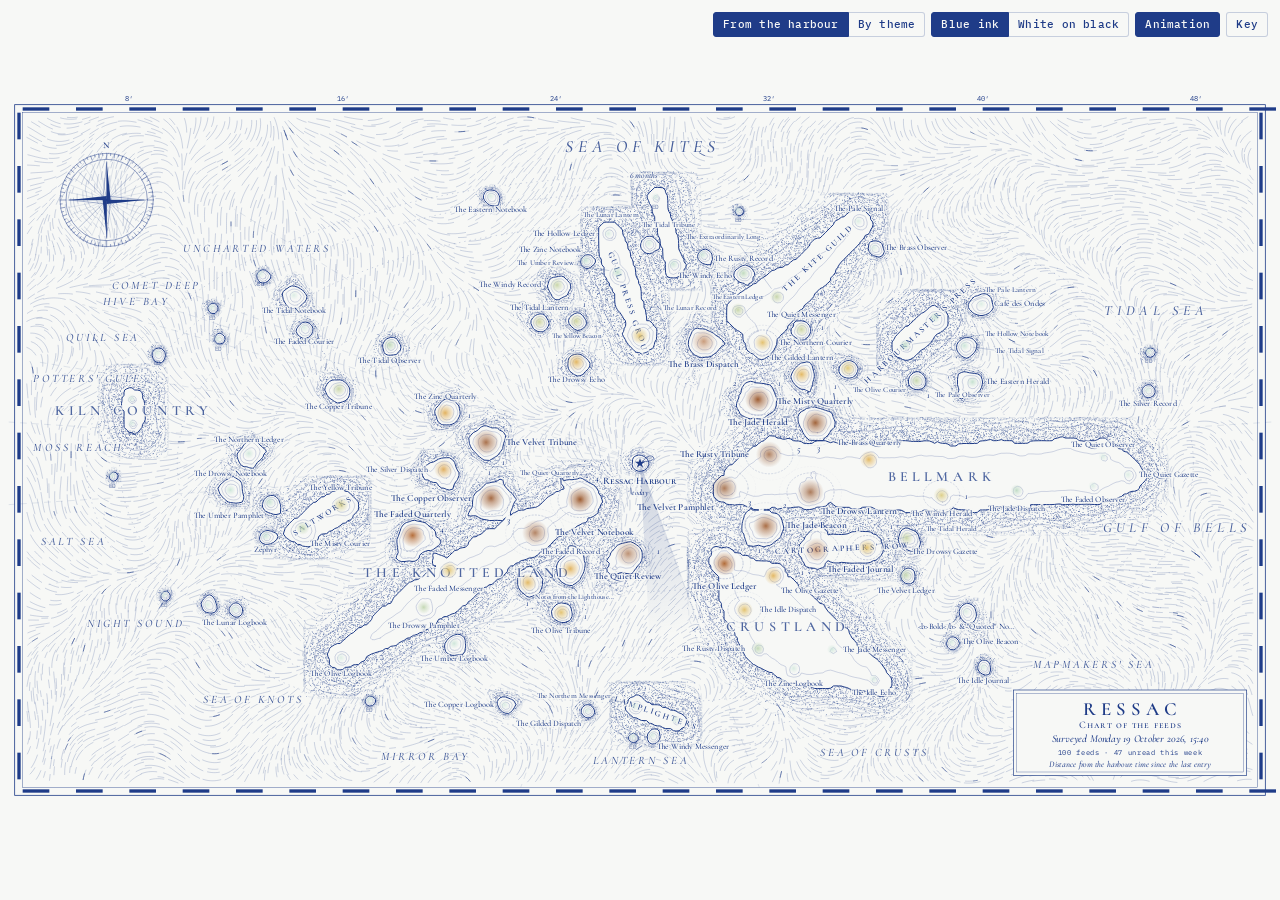
<file: apps/macos/ChartTests/preview.html>
<!doctype html>
<html lang="en">
<!-- The chart page on the test fixture, for checking by eye (not bundled). Serve the repository and open
     /apps/macos/ChartTests/preview.html?view=themes&ink=nuit&animate=0, or &empty=1 for a sea with no feed.
     &survey=1 adds a stub app: Survey mode shows, and each edit is answered after 300 ms as done (nothing is
     written: the chart is surveyed again unchanged); with &refuse=1 each edit is refused as stale instead. -->
<head>
<meta charset="utf-8">
<meta name="viewport" content="width=device-width, initial-scale=1">
<title>Sea Chart preview</title>
<link rel="stylesheet" href="../Ressac/Resources/Chart/chart.css">
<script src="../Ressac/Resources/Chart/d3.min.js"></script>
<script src="../Ressac/Resources/Chart/chart-core.js"></script>
<script src="../Ressac/Resources/Chart/chart-survey.js"></script>
<script src="../Ressac/Resources/Chart/chart-draw.js"></script>
</head>
<body>
<script>
  "use strict";
  const q = new URLSearchParams(location.search);
  // the label the core gives each edit (« Names decided here »)
  const labelOf = e => ({
    join: () => `Join ${e.land.name}`, leave: () => `Leave ${e.land.name}`, found: () => `New Land ${e.name}`,
    rename_land: () => `Rename ${e.name}`, delete_land: () => `Delete ${e.land.name}`, make_continent: () => `Make Continent ${e.name}`,
    set_sea: () => `Move to ${e.to ? e.to.sea : "UNCHARTED WATERS"}`, new_sea: () => `New Sea ${e.name}`, rename_sea: () => `Rename ${e.name}`,
    order_seas: () => "Reorder Seas", delete_sea: () => `Delete ${e.sea.sea}`, patch: () => e.label,
  }[e.op] || (() => e.op))();
  function stubApp(data) {
    let surveys = 0;
    const survey = () => {
      surveys += 1;
      Chart.update(JSON.stringify({...data, surveyed_at: new Date(Date.parse(data.surveyed_at) + surveys * 60000).toISOString()}));
    };
    window.webkit = {messageHandlers: {ressac: {postMessage(m) {
      if (m.type === "survey") setTimeout(survey, 50);
      if (m.type !== "edit") return;
      const edit = JSON.parse(m.edit), label = labelOf(edit);
      setTimeout(() => {
        // a done result's undo is a patch; one placeholder change, since an empty patch is no step to undo
        Chart.edited(JSON.stringify(q.has("refuse")
          ? {seq: m.seq, ok: false, refused: true, error: ChartCore.EDIT_TEXT.changed}
          : {seq: m.seq, ok: true, done: {event: "chart_edit", label, undo: {op: "patch", label, changes: [{kind: "preview"}]}}}));
        setTimeout(survey, 50); // the apps survey after every edit
      }, 300);
    }}}};
  }
  fetch("fixture.json").then(r => r.json()).then(data => {
    if (q.has("empty")) Object.assign(data, {feeds: [], territories: [], totals: {feeds: 0, unread_week: 0}});
    if (q.has("survey")) stubApp(data);
    Chart.load(JSON.stringify(data), {view: q.get("view") || "harbour", ink: q.get("ink") || "bleu", animate: q.get("animate") !== "0"});
  });
</script>
</body>
</html>
</file>
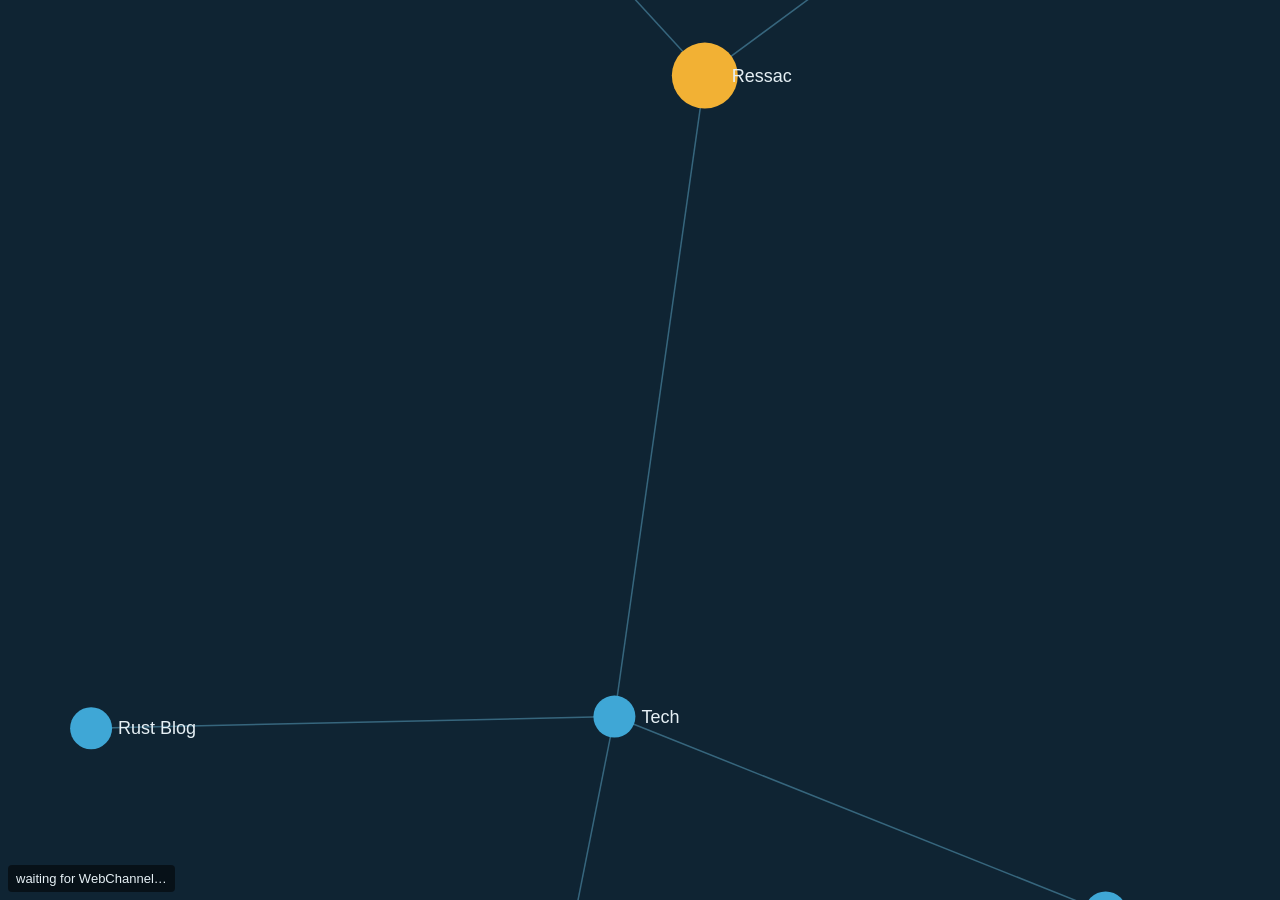
<file: docs/specs/linux/qt-spike/web/graph.html>
<!doctype html>
<html><head><meta charset="utf-8"><title>graph</title>
<script src="qrc:///qtwebchannel/qwebchannel.js"></script>
<style>
 body{margin:0;font:13px sans-serif;background:#0f2433;color:#e6f0f5}
 #log{position:absolute;left:8px;bottom:8px;background:#0008;padding:6px 8px;border-radius:4px;white-space:pre}
 circle{cursor:pointer} text{fill:#e6f0f5;font-size:12px;pointer-events:none}
 line{stroke:#5fa8c8;stroke-opacity:.5}
</style></head>
<body><svg id="svg" viewBox="0 0 800 600" preserveAspectRatio="xMidYMid meet" style="position:absolute;inset:0;width:100%;height:100%"></svg><div id="log">waiting for WebChannel…</div>
<script>
const names=["Tech","LWN.net","KDE Planet","Rust Blog","Le Monde","Fedora Magazine","Ressac"];
const links=[[6,0],[0,1],[0,2],[0,3],[6,4],[6,5]];
/* fixed viewBox: innerWidth is unreliable while the page is pushed */ const W=800,H=600; const nodes=names.map((n,i)=>({n,x:W/2+Math.cos(i)*150,y:H/2+Math.sin(i)*150,vx:0,vy:0}));
// tiny d3-force-like relaxation
for(let it=0;it<300;it++){
  for(const a of nodes)for(const b of nodes){if(a===b)continue;const dx=a.x-b.x,dy=a.y-b.y,d2=dx*dx+dy*dy+.01;a.vx+=dx/d2*800;a.vy+=dy/d2*800;}
  for(const [s,t] of links){const a=nodes[s],b=nodes[t],dx=b.x-a.x,dy=b.y-a.y,d=Math.hypot(dx,dy),k=(d-120)*.02;a.vx+=dx/d*k;a.vy+=dy/d*k;b.vx-=dx/d*k;b.vy-=dy/d*k;}
  for(const a of nodes){a.vx+=(W/2-a.x)*.005;a.vy+=(H/2-a.y)*.005;a.x+=a.vx*.5;a.y+=a.vy*.5;a.vx*=.6;a.vy*=.6;}
}
const svg=document.getElementById('svg'),NS='http://www.w3.org/2000/svg';
for(const [s,t] of links){const l=document.createElementNS(NS,'line');l.setAttribute('x1',nodes[s].x);l.setAttribute('y1',nodes[s].y);l.setAttribute('x2',nodes[t].x);l.setAttribute('y2',nodes[t].y);svg.appendChild(l);}
nodes.forEach((d,i)=>{const c=document.createElementNS(NS,'circle');c.setAttribute('cx',d.x);c.setAttribute('cy',d.y);c.setAttribute('r',i==6?22:14);c.setAttribute('fill',i==6?'#f2b134':'#3fa7d6');c.id='n'+i;c.onclick=()=>clicked(d.n);svg.appendChild(c);
 const tx=document.createElementNS(NS,'text');tx.setAttribute('x',d.x+18);tx.setAttribute('y',d.y+4);tx.textContent=d.n;svg.appendChild(tx);});
const log=m=>{document.getElementById('log').textContent+= "\n"+m; console.log(m);};
let backend=null, qmlBridge=null;
new QWebChannel(qt.webChannelTransport, ch => {
  backend=ch.objects.backend; qmlBridge=ch.objects.qmlBridge;
  log("WebChannel up: objects="+Object.keys(ch.objects).join(","));
  if (qmlBridge) qmlBridge.hello("graph.html", r=>log("qmlBridge.hello -> "+r));
  if (backend) backend.statusChanged.connect(()=>log("backend.status changed -> "+backend.status));
});
function clicked(name){
  document.querySelectorAll('circle').forEach(c=>c.setAttribute('stroke',''));
  const i=names.indexOf(name); if(i>=0){const c=document.getElementById('n'+i);c.setAttribute('stroke','#fff');c.setAttribute('stroke-width','4');}
  if(backend) backend.nodeClicked(name, r=>log("Rust nodeClicked returned: "+r)); else log("no backend on channel");
}
function simulateClick(name){ clicked(name); }
</script></body></html>
</file>
<file: apps/macos/Ressac/Resources/Chart/chart.css>
/* The sea chart page: the chart fills the window, a slim toolbar floats top right, the key and the popover
   open over the chart. Colours follow the chart's ink (set by chart-draw.js on the root element).

   Fonts (SIL Open Font License 1.1, licences beside them), fetched once from google/fonts at commit
   47d54ca1ebb14fd864695f1d39dc734f39017c33: Cormorant Garamond (variable, instanced at the weights below and
   subset to Latin and Latin Extended-A), Cormorant SC (subset likewise), IBM Plex Mono (unmodified, only
   compressed: "Plex" is a reserved font name). */
@font-face { font-family: "Cormorant Garamond"; font-style: normal; font-weight: 500; font-display: block; src: url("fonts/CormorantGaramond-Medium.woff2") format("woff2"); }
@font-face { font-family: "Cormorant Garamond"; font-style: normal; font-weight: 600; font-display: block; src: url("fonts/CormorantGaramond-SemiBold.woff2") format("woff2"); }
@font-face { font-family: "Cormorant Garamond"; font-style: italic; font-weight: 400; font-display: block; src: url("fonts/CormorantGaramond-Italic.woff2") format("woff2"); }
@font-face { font-family: "Cormorant Garamond"; font-style: italic; font-weight: 500; font-display: block; src: url("fonts/CormorantGaramond-MediumItalic.woff2") format("woff2"); }
@font-face { font-family: "Cormorant SC"; font-style: normal; font-weight: 500; font-display: block; src: url("fonts/CormorantSC-Medium.woff2") format("woff2"); }
@font-face { font-family: "Cormorant SC"; font-style: normal; font-weight: 600; font-display: block; src: url("fonts/CormorantSC-SemiBold.woff2") format("woff2"); }
@font-face { font-family: "IBM Plex Mono"; font-style: normal; font-weight: 400; font-display: block; src: url("fonts/IBMPlexMono-Regular.woff2") format("woff2"); }
@font-face { font-family: "IBM Plex Mono"; font-style: normal; font-weight: 500; font-display: block; src: url("fonts/IBMPlexMono-Medium.woff2") format("woff2"); }

:root {
  --paper: #f7f8f6; --ink: #1f3c88; --label: #1f3c88;
  --muted: color-mix(in srgb, var(--label) 72%, var(--paper));
  --rule: color-mix(in srgb, var(--ink) 22%, transparent);
  --shadow: color-mix(in srgb, var(--ink) 18%, transparent);
  --display: "Cormorant SC", "Cormorant Garamond", Garamond, serif;
  --body: "Cormorant Garamond", Garamond, serif;
  --mono: "IBM Plex Mono", Menlo, monospace;
  color-scheme: light;
}
:root[data-ink="nuit"] { color-scheme: dark; }

html, body { margin: 0; height: 100%; overflow: hidden; }
body { background: var(--paper); color: var(--label); font-family: var(--body); font-weight: 500; -webkit-font-smoothing: antialiased; }
[hidden] { display: none !important; }

.plate { position: fixed; inset: 0; background: var(--paper); }
.plate canvas { position: absolute; inset: 0; width: 100%; height: 100%; display: block; }

/* ---------- toolbar ---------- */
.bar {
  position: fixed; top: 12px; right: 12px; z-index: 4; max-width: calc(100% - 24px);
  display: flex; flex-wrap: wrap; justify-content: flex-end; gap: 6px;
  transition: opacity .6s ease;
}
body.idle .bar:not(:hover):not(:has(:focus-visible)) { opacity: 0; } /* a mouse click leaves focus behind; only keyboard focus keeps it */
.bar .group { display: flex; }
.bar button {
  font: 500 11px/1 var(--mono); letter-spacing: .02em; color: var(--label);
  background: color-mix(in srgb, var(--paper) 94%, transparent); border: 1px solid var(--rule);
  padding: 6px 9px; margin: 0; cursor: pointer; border-radius: 0;
}
.bar .group button + button { border-left: 0; }
.bar .group button:first-child, .bar > button { border-top-left-radius: 3px; border-bottom-left-radius: 3px; }
.bar .group button:last-child, .bar > button { border-top-right-radius: 3px; border-bottom-right-radius: 3px; }
.bar button:hover:not(:disabled) { border-color: var(--ink); }
.bar button:disabled { opacity: .45; cursor: default; }
.bar button[aria-pressed="true"], .bar button[aria-expanded="true"] { background: var(--ink); border-color: var(--ink); color: var(--paper); }
button:focus-visible, a:focus-visible { outline: 2px solid var(--ink); outline-offset: 2px; }

/* ---------- key ---------- */
.key {
  position: fixed; top: 48px; right: 12px; z-index: 4; width: min(340px, calc(100% - 24px)); max-height: calc(100% - 60px); overflow: auto;
  box-sizing: border-box; padding: 10px 14px 12px; background: var(--paper); color: var(--label);
  border: 1px solid var(--ink); box-shadow: 4px 4px 0 var(--shadow);
}
.key h2 { font: 600 19px/1.1 var(--display); letter-spacing: .04em; margin: 0 0 8px; }
.key ul { list-style: none; margin: 0; padding: 0; display: grid; gap: 9px; }
.key li { display: grid; grid-template-columns: 44px 1fr; gap: 12px; align-items: center; min-width: 0; }
.key canvas { width: 44px; height: 30px; }
.key strong { font: 600 16px/1.1 var(--display); display: block; }
.key small { font-size: 14px; line-height: 1.25; color: var(--muted); display: block; }

/* ---------- hover ---------- */
/* chart-draw.js places it (tooltipPosition); max-content keeps its width the same wherever it sits, so it is not
   squeezed to a word per line near the right edge */
.tip {
  position: fixed; z-index: 2; pointer-events: none; box-sizing: border-box; width: max-content; max-width: min(260px, calc(100% - 16px));
  font: 500 16px/1.25 var(--body); background: color-mix(in srgb, var(--paper) 94%, transparent); color: var(--label);
  border: 1px solid var(--ink); padding: 6px 9px;
}
.tip b { font: 600 17px/1.15 var(--display); display: block; overflow-wrap: anywhere; }
.tip span { font: 400 11px/1.4 var(--mono); letter-spacing: .04em; }

/* ---------- popover ---------- */
.pop {
  position: fixed; z-index: 3; box-sizing: border-box; width: min(380px, calc(100% - 24px)); max-height: calc(100% - 24px); overflow: auto;
  background: var(--paper); color: var(--label); border: 1px solid var(--ink); box-shadow: 4px 4px 0 var(--shadow);
  padding: 12px 14px 10px; font-family: var(--body);
}
.pop-head { display: flex; gap: 10px; align-items: start; justify-content: space-between; }
.pop h3 { margin: 0; font: 600 21px/1.1 var(--display); }
.pop-title { font: inherit; color: inherit; background: none; border: 0; padding: 0; text-align: left; cursor: pointer; overflow-wrap: anywhere; }
.pop-title:hover { text-decoration: underline; text-underline-offset: 3px; }
.pop-close { border: 0; background: none; color: var(--label); font: 500 22px/1 var(--body); padding: 0 2px; cursor: pointer; }
.pop ol { list-style: none; margin: 8px 0 0; padding: 0; display: grid; gap: 7px; }
.pop li { display: grid; grid-template-columns: 86px 1fr; gap: 10px; align-items: baseline; font-size: 16px; line-height: 1.25; min-width: 0; }
.pop li time { font: 400 11px/1.25 var(--mono); color: var(--muted); font-variant-numeric: tabular-nums; }
.pop li a { color: var(--ink); text-decoration: none; overflow-wrap: anywhere; }
.pop li a:hover, .pop li a:focus-visible { text-decoration: underline; }
.pop li.unread a, .pop li.unread span { font-weight: 600; }
.pop li.unread time::before { content: "\25CF  "; color: var(--ink); }
.pop-meta { margin: 10px 0 0; padding-top: 8px; border-top: 1px solid var(--rule); font: 400 11px/1.45 var(--mono); letter-spacing: .03em; color: var(--muted); overflow-wrap: anywhere; }
.pop-foot { margin: 9px 0 0; font: italic 400 14px/1.3 var(--body); color: var(--muted); }

/* ---------- Survey mode: the quill, the drawer with the Cartographer's Log, the name forms ---------- */
/* the quill (chart-draw.js quillCursor sets --quill, at the screen's density for Qt WebEngine); hovering an island or a
   name sets the plate's own cursor */
body.survey .plate { cursor: var(--quill, crosshair); }
body.log-open .plate { right: 332px; } /* fit() keeps the chart 12 px clear of the drawer (DRAWER + DRAWER_GAP): keep them equal */
body.log-open .bar, body.log-open .key { right: 332px; }

.drawer {
  position: fixed; top: 0; right: 0; bottom: 0; z-index: 5; width: 320px; max-width: 100%; box-sizing: border-box; overflow: auto;
  background: var(--paper); color: var(--label); border-left: 1px solid var(--ink); box-shadow: -4px 0 0 var(--shadow);
  padding: 14px 16px 18px; font-family: var(--body);
}
.log h2 { font: 600 22px/1.1 var(--display); letter-spacing: .04em; margin: 0 0 10px; }
.log h3 { font: 600 16px/1.1 var(--display); letter-spacing: .06em; margin: 16px 0 6px; padding-top: 10px; border-top: 1px solid var(--rule); }
/* "Lands · 12" and "Seas · 9": a disclosure button in the log's heading face, one size down from its title */
.log .log-disclosure {
  display: flex; align-items: baseline; gap: 6px; width: 100%; margin: 0; padding: 2px 0; text-align: left;
  font: 600 19px/1.1 var(--display); letter-spacing: .04em; color: var(--label); background: none; border: 0; border-radius: 2px; cursor: pointer;
}
.log .log-disclosure:hover:not(:disabled) { border-color: transparent; text-decoration: underline; text-decoration-thickness: 1px; text-underline-offset: 3px; }
.log-disclosure-mark { flex: none; width: 1em; font: 400 14px/1 var(--mono); color: var(--ink); text-align: center; }
.log-section-body { position: relative; }
.log .log-island-title { font-size: 19px; letter-spacing: .02em; margin: 8px 0 6px; padding: 0; border: 0; overflow-wrap: anywhere; }
.log-field { display: grid; grid-template-columns: 50px 1fr; gap: 8px; align-items: center; margin: 5px 0; font: 400 11px/1.3 var(--mono); letter-spacing: .02em; }
.log select, .name-form input {
  min-width: 0; width: 100%; box-sizing: border-box; font: 500 15px/1.2 var(--body); color: var(--label);
  background: var(--paper); border: 1px solid var(--rule); border-radius: 2px; padding: 3px 5px;
}
.log button, .rename button {
  font: 500 11px/1 var(--mono); letter-spacing: .02em; color: var(--label); background: var(--paper);
  border: 1px solid var(--rule); border-radius: 3px; padding: 5px 8px; cursor: pointer;
}
.log button:hover:not(:disabled), .rename button:hover:not(:disabled) { border-color: var(--ink); }
.log button:disabled, .log select:disabled, .rename button:disabled { opacity: .45; cursor: default; }
.log select:focus-visible, .name-form input:focus-visible, .log-sea:focus-visible { outline: 2px solid var(--ink); outline-offset: 1px; }
.log-island-actions { display: flex; flex-wrap: wrap; gap: 6px; margin-top: 8px; }
.log-list { list-style: none; margin: 0; padding: 0; }
.log-land, .log-sea { display: grid; grid-template-columns: 1fr auto; gap: 3px 8px; align-items: baseline; padding: 5px 2px; border-bottom: 1px dotted var(--rule); }
.log-list > li:last-child { border-bottom: 0; } /* the section's own rule follows: no dotted one before it */
.log-sea { grid-template-columns: 14px 1fr auto; }
.log-name { font: 600 14px/1.15 var(--display); letter-spacing: .05em; overflow-wrap: anywhere; }
.log-count { font: 400 10px/1.2 var(--mono); color: var(--muted); white-space: nowrap; }
.log-actions { grid-column: 1 / -1; display: flex; flex-wrap: wrap; gap: 4px; justify-content: flex-end; align-items: baseline; }
.log-question { flex-basis: 100%; font: italic 500 14px/1.25 var(--body); }
.log-handle { cursor: grab; touch-action: none; user-select: none; -webkit-user-select: none; color: var(--muted); }
.log-sea.dragging { opacity: .4; transition: opacity .12s ease; }
/* where the dragged sea will land (chart-survey.js sets its top to the row edge, in the seas' body) */
.log-drop-line {
  position: absolute; left: 0; right: 0; top: 0; height: 2px; margin-top: -1px; pointer-events: none;
  background: var(--ink); transition: top .08s ease-out;
}
.log-drop-line::before { content: ""; position: absolute; left: -1px; top: -2px; width: 6px; height: 6px; border-radius: 50%; background: var(--ink); }
.log-sea.dragging .log-handle { cursor: grabbing; }
.log-new-sea { margin-top: 8px; }
.log-history { display: flex; flex-wrap: wrap; gap: 6px; margin-top: 16px; padding-top: 10px; border-top: 1px solid var(--rule); }
.log-status { min-height: 1.3em; margin: 8px 0 0; font: italic 500 15px/1.3 var(--body); overflow-wrap: anywhere; }

.name-form { display: grid; gap: 5px; width: 100%; margin: 4px 0; }
.name-form-title { margin: 0; font: italic 500 14px/1.2 var(--body); color: var(--muted); }
/* names show in small capitals (spec rule 5), in the chart's own face */
.name-form input { font: 600 17px/1.2 var(--display); font-variant: small-caps; letter-spacing: .04em; }
.name-form-with { display: grid; grid-template-columns: auto 1fr; gap: 6px; align-items: center; font: 400 11px/1.3 var(--mono); }
.name-form-error { margin: 0; font: italic 600 14px/1.25 var(--body); }
.name-form-error:empty { display: none; }
.name-form-buttons { display: flex; gap: 6px; justify-content: flex-end; }
.name-form .name-form-ok { background: var(--ink); border-color: var(--ink); color: var(--paper); }

/* the rename form over a label: chart-draw.js places its centre on the label */
.rename {
  position: absolute; z-index: 3; transform: translate(-50%, -50%); width: min(250px, calc(100% - 16px)); box-sizing: border-box;
  padding: 8px 10px; background: var(--paper); color: var(--label); border: 1px solid var(--ink); box-shadow: 4px 4px 0 var(--shadow);
}
.rename .name-form { margin: 0; }
.rename .name-form input { text-align: center; }

/* gestures in Survey mode: the canvases take the pointer (no scrolling or text selection while dragging or drawing) */
body.survey .plate canvas { touch-action: none; user-select: none; -webkit-user-select: none; }
/* the cartouche that names a new land: a double rule like the chart's own; chart-draw.js places its centre beside
   the land (CARTOUCHE_PX is its size before it is measured: keep the width equal) */
.cartouche {
  position: absolute; z-index: 3; transform: translate(-50%, -50%); width: 250px; max-width: calc(100% - 16px); box-sizing: border-box;
  padding: 9px 12px 10px; background: var(--paper); color: var(--label);
  border: 3px double var(--ink); box-shadow: 4px 4px 0 var(--shadow);
}
.cartouche .name-form { margin: 0; }
.cartouche .name-form-title { font: italic 600 16px/1.2 var(--body); color: var(--label); text-align: center; letter-spacing: .02em; }
.cartouche .name-form input { text-align: center; }
.cartouche button {
  font: 500 11px/1 var(--mono); letter-spacing: .02em; color: var(--label); background: var(--paper);
  border: 1px solid var(--rule); border-radius: 3px; padding: 5px 8px; cursor: pointer;
}
.cartouche button:hover:not(:disabled) { border-color: var(--ink); }
.cartouche button:disabled { opacity: .45; cursor: default; }

/* the status line over the chart while the log is closed (a refused drop's hint, a refusal) */
.chart-status {
  position: absolute; z-index: 3; left: 50%; bottom: 18px; transform: translateX(-50%); max-width: min(560px, calc(100% - 32px));
  margin: 0; padding: 6px 12px; box-sizing: border-box; background: var(--paper); color: var(--label);
  border: 1px solid var(--ink); box-shadow: 3px 3px 0 var(--shadow); font: italic 500 16px/1.3 var(--body); text-align: center; overflow-wrap: anywhere;
}

/* Reduce Motion, from the system or from the app's pref (body.still, set by chart-draw.js) */
body.still .bar, body.still .log-drop-line, body.still .log-sea.dragging { transition: none; }
@media (prefers-reduced-motion: reduce) {
  .bar, .log-drop-line, .log-sea.dragging { transition: none; }
}
</file>
